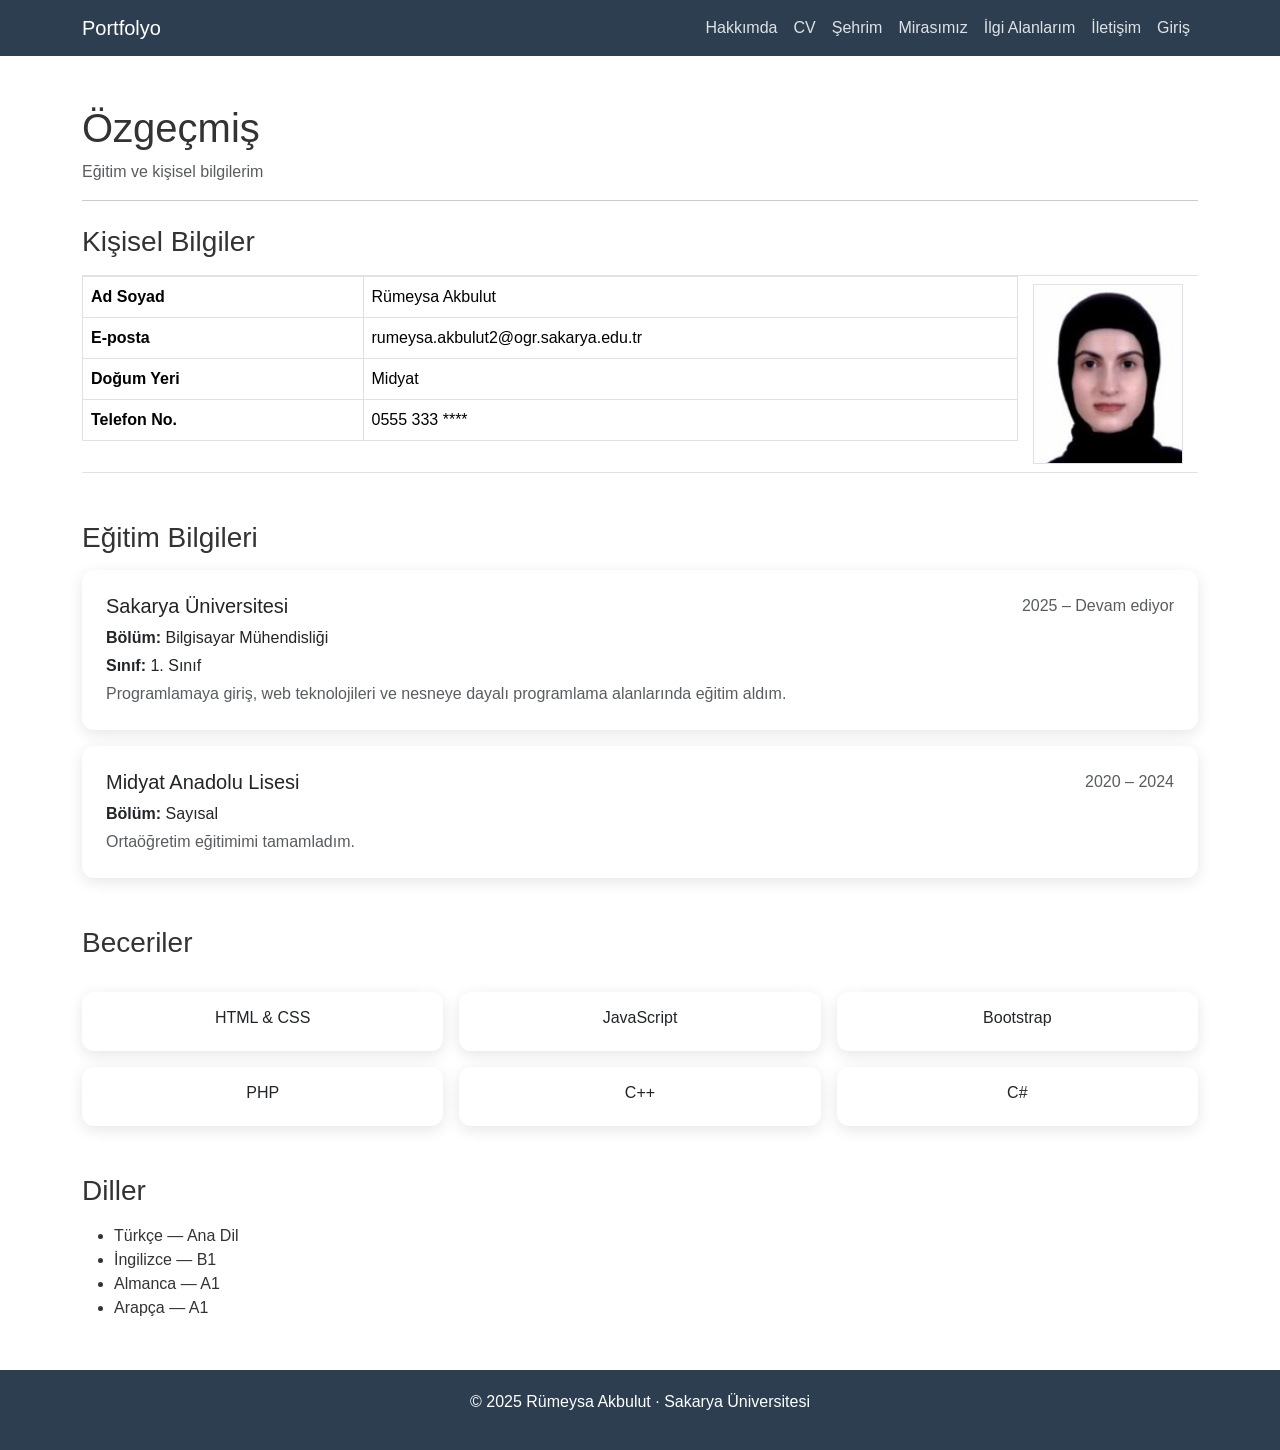
<file: cv.html>
<!DOCTYPE html>
<html lang="tr">
<head>
  <meta charset="UTF-8" />
  <meta name="viewport" content="width=device-width, initial-scale=1.0" />
  <title>Rümeysa Akbulut | Özgeçmiş</title>
  <link href="https://cdn.jsdelivr.net/npm/bootstrap@5.3.3/dist/css/bootstrap.min.css" rel="stylesheet" />
  <link rel="stylesheet" href="css/style.css" />
</head>
<body>


  <!-- NAVBAR -->
  <nav class="navbar navbar-expand-lg navbar-dark sticky-top">
    <div class="container">
      <a class="navbar-brand" href="index.html">Portfolyo</a>
      <button class="navbar-toggler" type="button" data-bs-toggle="collapse" data-bs-target="#navMenu">
        <span class="navbar-toggler-icon"></span>
      </button>
      <div class="collapse navbar-collapse" id="navMenu">
        <ul class="navbar-nav ms-auto">
          <li class="nav-item"><a class="nav-link" href="index.html">Hakkımda</a></li>
          <li class="nav-item"><a class="nav-link" href="cv.html">CV</a></li>
          <li class="nav-item"><a class="nav-link" href="sehrim.html">Şehrim</a></li>
          <li class="nav-item"><a class="nav-link" href="miras.html">Mirasımız</a></li>
          <li class="nav-item"><a class="nav-link" href="ilgi.html">İlgi Alanlarım</a></li>
          <li class="nav-item"><a class="nav-link" href="iletisim.html">İletişim</a></li>
          <li class="nav-item"><a class="nav-link" href="login.html">Giriş</a></li>
        </ul>
      </div>
    </div>
  </nav>


  <!-- ANA İÇERİK -->
  <main class="container mt-5 mb-5">

    <header class="mb-4">
      <h1>Özgeçmiş</h1>
      <p class="text-muted">Eğitim ve kişisel bilgilerim</p>
      <hr />
    </header>

    <!-- KİŞİSEL BİLGİLER -->
    <section class="mb-5">
      <h3>Kişisel Bilgiler</h3>
      <table class="table table-bordered mt-3">
        <tbody>
          <tr>
            <td style="border: none; padding: 0;">
              <table class="table table-bordered mb-0">
          <tr>
            <th style="width: 30%;">Ad Soyad</th>
            <td>Rümeysa Akbulut</td>
          </tr>
          <tr>
            <th>E-posta</th>
            <td>rumeysa.akbulut2@ogr.sakarya.edu.tr</td>
          </tr>
          <tr>
            <th>Doğum Yeri</th>
            <td>Midyat</td>
          </tr>
            <tr>
            <th style="width: 30%;">Telefon No.</th>
            <td>0555 333 ****</td>
          </tr>
              </table>
            </td>
            <td style="width: 180px; text-align: center; vertical-align: middle; border: none;">
              <img src="images/profil.jpeg"
                alt="Profil"
                style="width:150px; height:180px; object-fit:cover; border: 1px solid #dee2e6;"
                onerror="this.style.display='none'" /> 
            </td>
          </tr>
        </tbody>
      </table>
    </section>

    <!-- EĞİTİM -->
    <section class="mb-5">
      <h3>Eğitim Bilgileri</h3>

      <article class="card p-4 mb-3 mt-3">
        <div class="d-flex justify-content-between flex-wrap">
          <h5>Sakarya Üniversitesi</h5>
          <span class="text-muted">2025 – Devam ediyor</span>
        </div>
        <p class="mb-1"><strong>Bölüm:</strong> Bilgisayar Mühendisliği</p>
        <p class="mb-1"><strong>Sınıf:</strong> 1. Sınıf</p>
        <p class="mb-0 text-muted">Programlamaya giriş, web teknolojileri ve nesneye dayalı programlama alanlarında eğitim aldım.</p>
       
      </article>

      <article class="card p-4 mb-3">
        <div class="d-flex justify-content-between flex-wrap">
          <h5>Midyat Anadolu Lisesi</h5>
          <span class="text-muted">2020 – 2024</span>
        </div>
        <p class="mb-1"><strong>Bölüm:</strong> Sayısal</p>
        <p class="mb-0 text-muted">Ortaöğretim eğitimimi tamamladım.</p>
      </article>

    </section>

    <!-- BECERİLER -->
    <section class="mb-5">
      <h3>Beceriler</h3>
      <div class="row mt-3 g-3">
        <div class="col-md-4">
          <div class="card p-3 text-center">
            <h6>HTML & CSS</h6>
          </div>
        </div>
        <div class="col-md-4">
          <div class="card p-3 text-center">
            <h6>JavaScript</h6>
          </div>
        </div>
        <div class="col-md-4">
          <div class="card p-3 text-center">
            <h6>Bootstrap</h6>
          </div>
        </div>
        <div class="col-md-4">
          <div class="card p-3 text-center">
            <h6>PHP</h6>
          </div>
        </div>
        <div class="col-md-4">
          <div class="card p-3 text-center">
            <h6>C++</h6>
          </div>
        </div>
        <div class="col-md-4">
          <div class="card p-3 text-center">
            <h6>C#</h6>
          </div>
        </div>
      </div>
    </section>

    <!-- DILLER -->
    <section class="mb-5">
      <h3>Diller</h3>
      <ul class="mt-3">
        <li>Türkçe — Ana Dil</li>
        <li>İngilizce — B1</li>
        <li>Almanca — A1</li>
        <li>Arapça — A1</li>
      </ul>
    </section>

  </main>
       
  <!-- FOOTER -->
  <footer>
    <p>© 2025 Rümeysa Akbulut · Sakarya Üniversitesi</p>
  </footer>

  <script src="https://cdn.jsdelivr.net/npm/bootstrap@5.3.3/dist/js/bootstrap.bundle.min.js"></script>
</body>
</html>
</file>
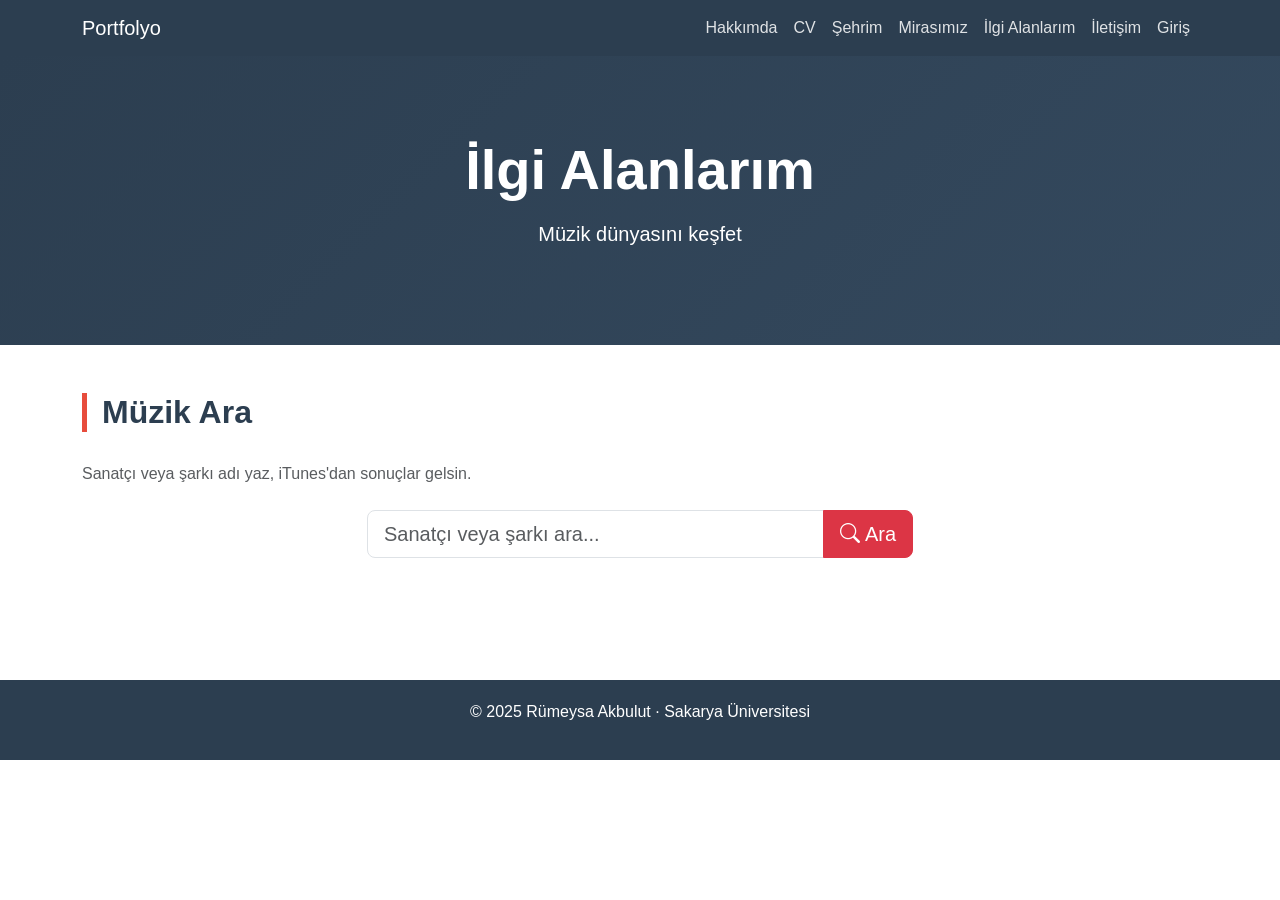
<file: ilgi.html>
<!DOCTYPE html>
<html lang="tr">
<head>
  <meta charset="UTF-8" />
  <meta name="viewport" content="width=device-width, initial-scale=1.0" />
  <title>İlgi Alanlarım - Müzik</title>
  <link href="https://cdn.jsdelivr.net/npm/bootstrap@5.3.3/dist/css/bootstrap.min.css" rel="stylesheet" />
  <link href="https://cdn.jsdelivr.net/npm/bootstrap-icons@1.11.3/font/bootstrap-icons.css" rel="stylesheet" />
  <link href="css/style.css" rel="stylesheet" />
</head>
<body>

  <!-- NAVBAR -->
  <nav class="navbar navbar-expand-lg navbar-dark sticky-top">
    <div class="container">
      <a class="navbar-brand" href="index.html">Portfolyo</a>
      <button class="navbar-toggler" type="button" data-bs-toggle="collapse" data-bs-target="#navMenu">
        <span class="navbar-toggler-icon"></span>
      </button>
      <div class="collapse navbar-collapse" id="navMenu">
        <ul class="navbar-nav ms-auto">
          <li class="nav-item"><a class="nav-link" href="index.html">Hakkımda</a></li>
          <li class="nav-item"><a class="nav-link" href="cv.html">CV</a></li>
          <li class="nav-item"><a class="nav-link" href="sehrim.html">Şehrim</a></li>
          <li class="nav-item"><a class="nav-link" href="miras.html">Mirasımız</a></li>
          <li class="nav-item"><a class="nav-link active" href="ilgi.html">İlgi Alanlarım</a></li>
          <li class="nav-item"><a class="nav-link" href="iletisim.html">İletişim</a></li>
          <li class="nav-item"><a class="nav-link" href="login.html">Giriş</a></li>
        </ul>
      </div>
    </div>
  </nav>

  <!-- HERO -->
  <section class="hero">
    <div class="container">
      <h1 class="display-4 fw-bold">İlgi Alanlarım</h1>
      <p class="lead mt-3">Müzik dünyasını keşfet</p>
    </div>
  </section>

  <!-- ARAMA -->
  <section class="py-5">
    <div class="container">
      <h2 class="baslik">Müzik Ara</h2>
      <p class="text-muted">Sanatçı veya şarkı adı yaz, iTunes'dan sonuçlar gelsin.</p>

      <div class="row justify-content-center mt-4">
        <div class="col-md-6">
          <div class="input-group">
            <input type="text"
                   id="aramaKutusu"
                   class="form-control form-control-lg"
                   placeholder="Sanatçı veya şarkı ara..." />
            <button class="btn btn-danger btn-lg" onclick="muzikAra()">
              <i class="bi bi-search"></i> Ara
            </button>
          </div>
        </div>
      </div>

      <!-- SONUÇLAR -->
      <div id="yukleniyor" class="text-center mt-4 d-none">
        <div class="spinner-border text-danger" role="status"></div>
        <p class="mt-2">Yükleniyor...</p>
      </div>

      <div id="sonuclar" class="row g-4 mt-4"></div>

    </div>
  </section>

  <!-- FOOTER -->
  <footer>
    <p>© 2025 Rümeysa Akbulut · Sakarya Üniversitesi</p>
  </footer>

  <script src="https://cdn.jsdelivr.net/npm/bootstrap@5.3.3/dist/js/bootstrap.bundle.min.js"></script>

  <script>
    function muzikAra() {
      const aranan = document.getElementById('aramaKutusu').value.trim();

      if (aranan === '') {
        alert('Lütfen bir şeyler yaz!');
        return;
      }

      // Yükleniyor gösterme
      document.getElementById('yukleniyor').classList.remove('d-none');
      document.getElementById('sonuclar').innerHTML = '';

      // iTunes API'ye istek at
      const url = `https://itunes.apple.com/search?term=${encodeURIComponent(aranan)}&media=music&limit=12&lang=tr_tr`;

      fetch(url)
        .then(response => response.json())
        .then(data => {
          document.getElementById('yukleniyor').classList.add('d-none');

          if (data.results.length === 0) {
            document.getElementById('sonuclar').innerHTML = '<p class="text-muted text-center">Sonuç bulunamadı.</p>';
            return;
          }

          let html = '';
          data.results.forEach(sarki => {
            html += `
              <div class="col-md-3 col-sm-6">
                <div class="card h-100 text-center p-3">
                  <img src="${sarki.artworkUrl100}"
                       alt="${sarki.trackName}"
                       class="rounded mx-auto d-block"
                       style="width:100px; height:100px;" />
                  <h6 class="mt-3 fw-bold">${sarki.trackName}</h6>
                  <p class="text-muted small">${sarki.artistName}</p>
                  <p class="text-muted small">${sarki.collectionName || ''}</p>
                  ${sarki.previewUrl ? `
                    <audio controls class="w-100 mt-2">
                      <source src="${sarki.previewUrl}" type="audio/mpeg" />
                    </audio>
                  ` : ''}
                </div>
              </div>
            `;
          });

          document.getElementById('sonuclar').innerHTML = html;
        })
        .catch(error => {
          document.getElementById('yukleniyor').classList.add('d-none');
          document.getElementById('sonuclar').innerHTML = '<p class="text-danger text-center">Bir hata oluştu, tekrar dene!</p>';
        });
    }

    // Enter tuşu ile de arama yapma
    document.getElementById('aramaKutusu').addEventListener('keypress', function(e) {
      if (e.key === 'Enter') muzikAra();
    });
  </script>

</body>
</html>
</file>
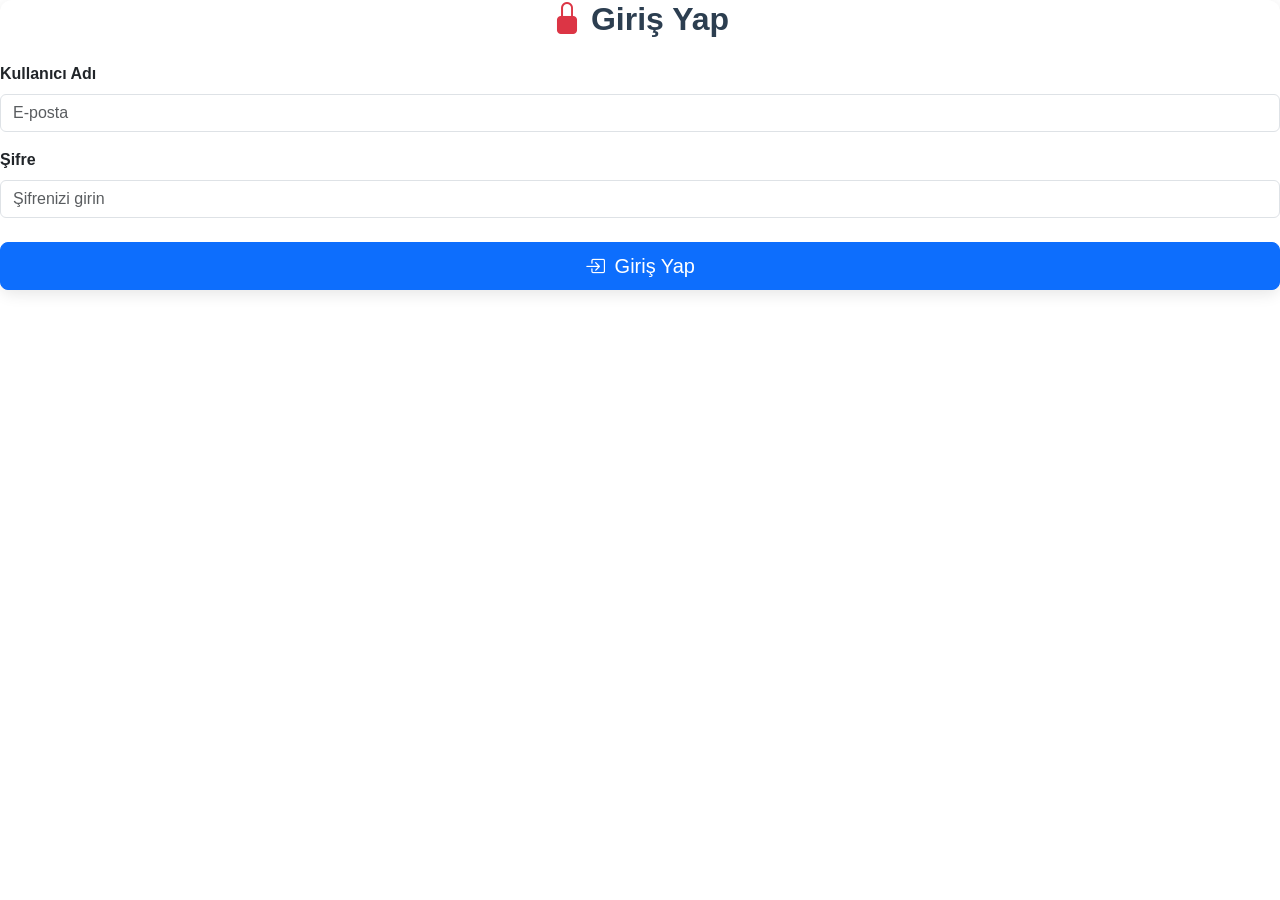
<file: login.html>
<!DOCTYPE html>
<html lang="tr">
<head>
  <meta charset="UTF-8" />
  <meta name="viewport" content="width=device-width, initial-scale=1.0" />
  <title>Giriş Yap</title>
  <link href="https://cdn.jsdelivr.net/npm/bootstrap@5.3.3/dist/css/bootstrap.min.css" rel="stylesheet" />
  <link href="https://cdn.jsdelivr.net/npm/bootstrap-icons@1.11.3/font/bootstrap-icons.css" rel="stylesheet" />
  <link href="css/style.css" rel="stylesheet" />
</head>
<body>

  <div class="login-wrapper">
    <div class="card login-card">

      <h2 class="text-center fw-bold mb-4" style="color:#2c3e50;">
        <i class="bi bi-lock-fill text-danger me-2"></i>Giriş Yap
      </h2>

      <div id="hata"></div>

      <form id="loginForm" action="php/login_kontrol.php" method="POST">

        <!-- KULLANICI ADI -->
        <div class="mb-3">
          <label class="form-label fw-bold">Kullanıcı Adı</label>
          <input type="text"
                 id="kullaniciAdi"
                 name="kullaniciAdi"
                 class="form-control"
                 placeholder="E-posta" />
        </div>

        <!-- ŞİFRE -->
        <div class="mb-4">
          <label class="form-label fw-bold">Şifre</label>
          <input type="password"
                 id="sifre"
                 name="sifre"
                 class="form-control"
                 placeholder="Şifrenizi girin" />
        </div>

        <!-- GİRİŞ BUTONU -->
        <button type="button" class="btn btn-primary w-100 btn-lg" onclick="loginKontrol()">
          <i class="bi bi-box-arrow-in-right me-1"></i> Giriş Yap
        </button>

      </form>

    </div>
  </div>

  <script src="https://cdn.jsdelivr.net/npm/bootstrap@5.3.3/dist/js/bootstrap.bundle.min.js"></script>

  <script>
    // URL'den hata parametresi var mı kontrol et
    window.onload = function() {
    const params = new URLSearchParams(window.location.search);
    if (params.get('hata') === 'yanlis') {
        document.getElementById('hata').innerHTML = '<div class="alert alert-danger">Kullanıcı adı veya şifre yanlış!</div>';
    }
    if (params.get('hata') === 'bos') {
        document.getElementById('hata').innerHTML = '<div class="alert alert-danger">Kullanıcı adı ve şifre boş bırakılamaz!</div>';
    }
    }

    function loginKontrol() {
    const kullanici = document.getElementById('kullaniciAdi').value.trim();
    const sifre = document.getElementById('sifre').value.trim();
    const hataDiv = document.getElementById('hata');

    if (kullanici === '' || sifre === '') {
        hataDiv.innerHTML = '<div class="alert alert-danger">Kullanıcı adı ve şifre boş bırakılamaz!</div>';
        return;
    }

    const emailRegex = /^[^\s@]+@[^\s@]+\.[^\s@]+$/;
    if (!emailRegex.test(kullanici)) {
        hataDiv.innerHTML = '<div class="alert alert-danger">Kullanıcı adı e-posta formatında olmalıdır!</div>';
    return;
    }

    document.getElementById('loginForm').submit();
    }
    document.addEventListener('keypress', function(e){
      if (e.key === 'Enter') {
        loginKontrol();
      }
    });
  </script>

</body>
</html>
</file>
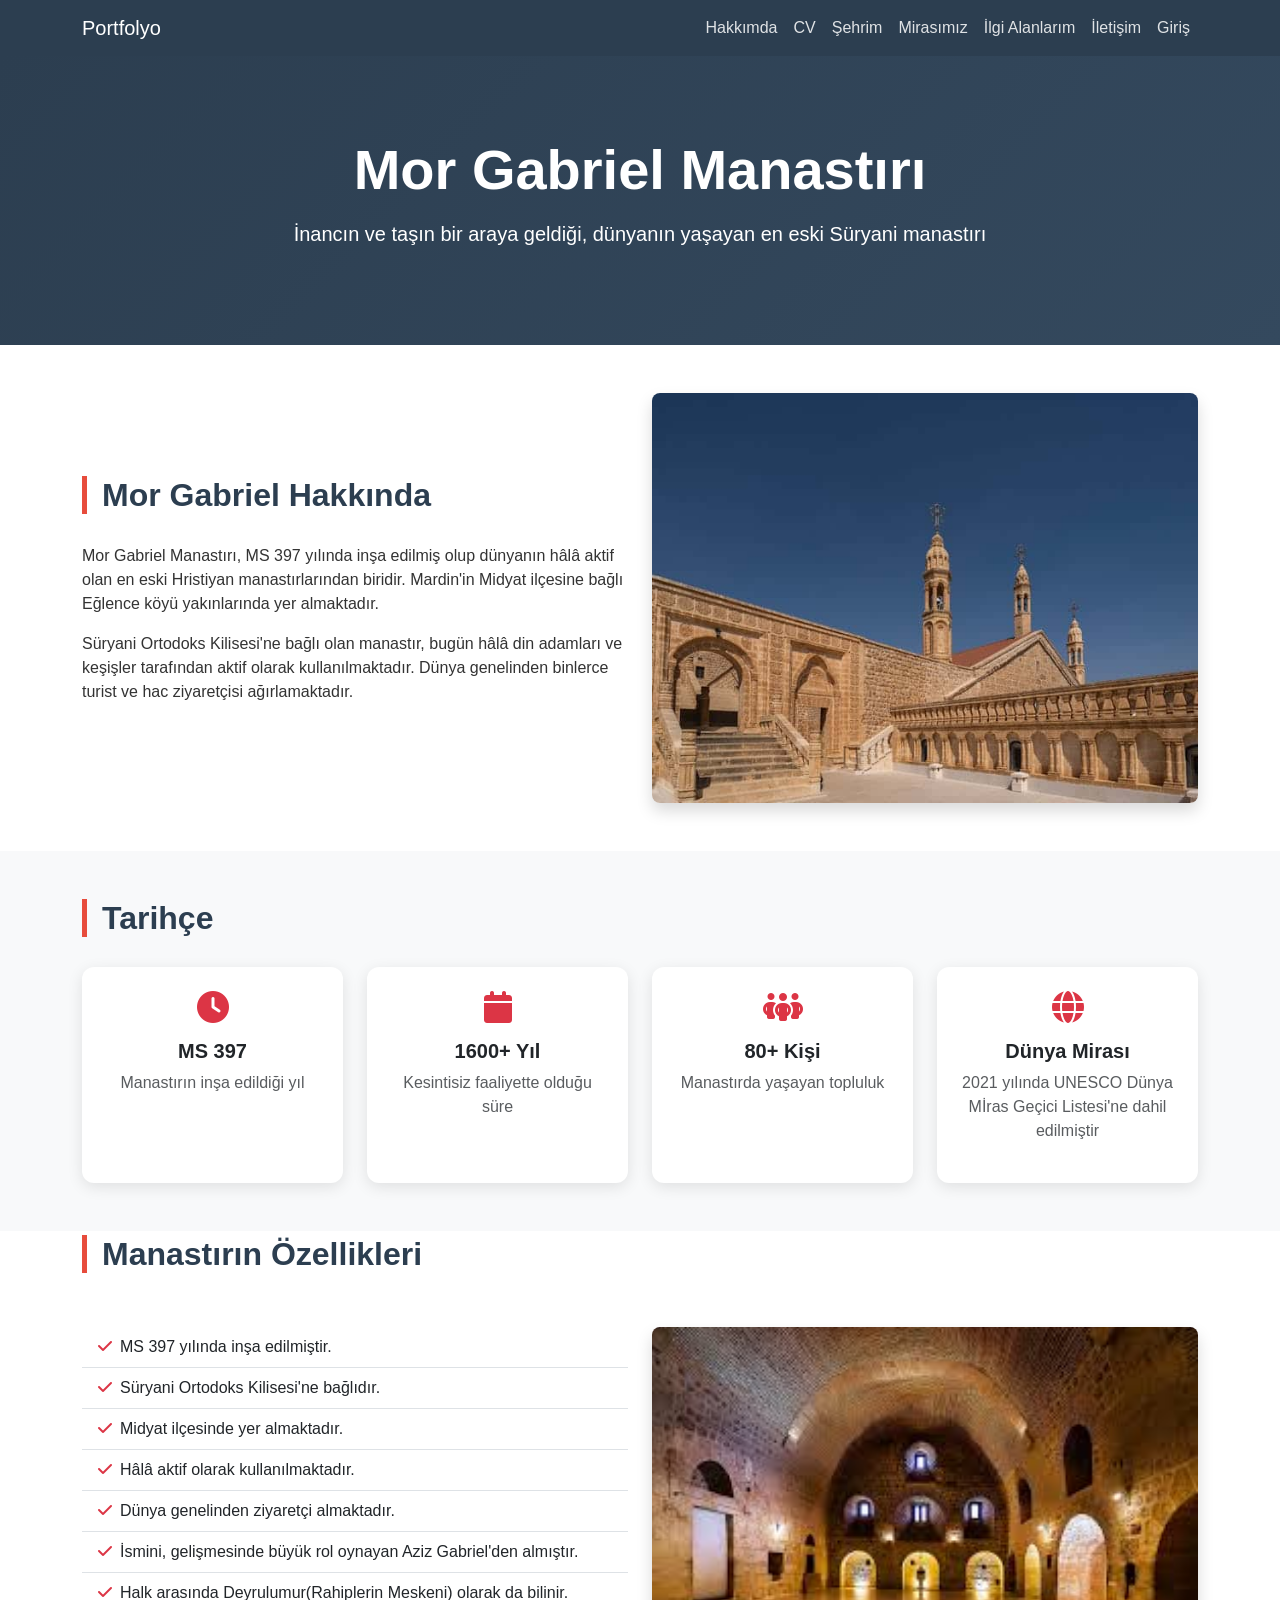
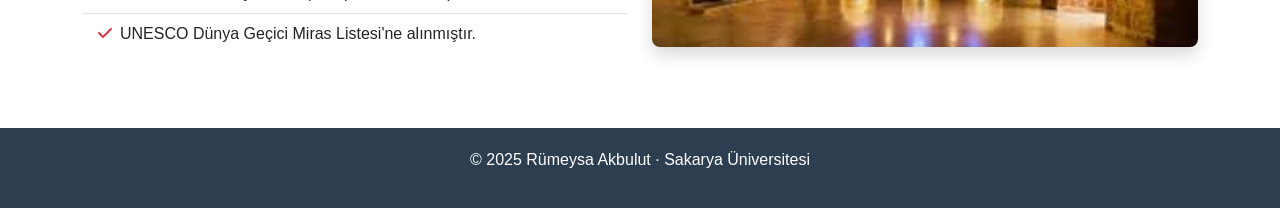
<file: miras.html>
<!DOCTYPE html>
<html lang="tr">
<head>
  <meta charset="UTF-8" />
  <meta name="viewport" content="width=device-width, initial-scale=1.0" />
  <title>Mirasımız - Mor Gabriel</title>
  <link href="https://cdn.jsdelivr.net/npm/bootstrap@5.3.3/dist/css/bootstrap.min.css" rel="stylesheet" />
  <link href="https://cdn.jsdelivr.net/npm/bootstrap-icons@1.11.3/font/bootstrap-icons.css" rel="stylesheet" />
  <link href="https://cdnjs.cloudflare.com/ajax/libs/font-awesome/6.5.0/css/all.min.css" rel="stylesheet" />
  <link href="css/style.css" rel="stylesheet" />
</head>
<body>

  <!-- NAVBAR -->
  <nav class="navbar navbar-expand-lg navbar-dark sticky-top">
    <div class="container">
      <a class="navbar-brand" href="index.html">Portfolyo</a>
      <button class="navbar-toggler" type="button" data-bs-toggle="collapse" data-bs-target="#navMenu">
        <span class="navbar-toggler-icon"></span>
      </button>
      <div class="collapse navbar-collapse" id="navMenu">
        <ul class="navbar-nav ms-auto">
          <li class="nav-item"><a class="nav-link" href="index.html">Hakkımda</a></li>
          <li class="nav-item"><a class="nav-link" href="cv.html">CV</a></li>
          <li class="nav-item"><a class="nav-link" href="sehrim.html">Şehrim</a></li>
          <li class="nav-item"><a class="nav-link active" href="miras.html">Mirasımız</a></li>
          <li class="nav-item"><a class="nav-link" href="ilgi.html">İlgi Alanlarım</a></li>
          <li class="nav-item"><a class="nav-link" href="iletisim.html">İletişim</a></li>
          <li class="nav-item"><a class="nav-link" href="login.html">Giriş</a></li>
        </ul>
      </div>
    </div>
  </nav>

  <!-- HERO -->
  <section class="hero">
    <div class="container">
      <h1 class="display-4 fw-bold">Mor Gabriel Manastırı</h1>
      <p class="lead mt-3">İnancın ve taşın bir araya geldiği, dünyanın yaşayan en eski Süryani manastırı </p>
    </div>
  </section>

  <!-- GENEL BİLGİ -->
  <section class="py-5">
    <div class="container">
      <div class="row align-items-center g-4">
        <div class="col-md-6">
          <h2 class="baslik">Mor Gabriel Hakkında</h2>
          <p>Mor Gabriel Manastırı, MS 397 yılında inşa edilmiş olup dünyanın hâlâ aktif olan en eski Hristiyan manastırlarından biridir. Mardin'in Midyat ilçesine bağlı Eğlence köyü yakınlarında yer almaktadır.</p>
          <p>Süryani Ortodoks Kilisesi'ne bağlı olan manastır, bugün hâlâ din adamları ve keşişler tarafından aktif olarak kullanılmaktadır. Dünya genelinden binlerce turist ve hac ziyaretçisi ağırlamaktadır.</p>
        </div>
        <div class="col-md-6">
          <img src="images/morgabriel.jpg"
               alt="Mor Gabriel Manastırı"
               class="img-fluid rounded-3 shadow"
               onerror="this.style.display='none'" />
        </div>
      </div>
    </div>
  </section>

  <!-- TARİHÇE -->
  <section class="py-5 bg-light">
    <div class="container">
      <h2 class="baslik">Tarihçe</h2>
      <div class="row g-4">

        <div class="col-md-3 text-center">
          <div class="card p-4 h-100">
            <i class="fa-solid fa-clock text-danger" style="font-size:2rem;"></i>
            <h5 class="mt-3 fw-bold">MS 397</h5>
            <p class="text-muted">Manastırın inşa edildiği yıl</p>
          </div>
        </div>

        <div class="col-md-3 text-center">
          <div class="card p-4 h-100">
            <i class="fa-solid fa-calendar text-danger" style="font-size:2rem;"></i>
            <h5 class="mt-3 fw-bold">1600+ Yıl</h5>
            <p class="text-muted">Kesintisiz faaliyette olduğu süre</p>
          </div>
        </div>

        <div class="col-md-3 text-center">
          <div class="card p-4 h-100">
            <i class="fa-solid fa-people-group text-danger" style="font-size:2rem;"></i>
            <h5 class="mt-3 fw-bold">80+ Kişi</h5>
            <p class="text-muted">Manastırda yaşayan topluluk</p>
          </div>
        </div>

        <div class="col-md-3 text-center">
          <div class="card p-4 h-100">
            <i class="fa-solid fa-globe text-danger" style="font-size:2rem;"></i>
            <h5 class="mt-3 fw-bold">Dünya Mirası</h5>
            <p class="text-muted">2021 yılında UNESCO Dünya Mİras Geçici Listesi'ne dahil edilmiştir</p>
          </div>
        </div>

      </div>
    </div>
  </section>

  <!-- ÖZELLİKLER -->
  <section class="pt-1 pb-4">
    <div class="container">
      <h2 class="baslik">Manastırın Özellikleri</h2>
      <div class="row g-4 mt-2">
        <div class="col-md-6">
          <ul class="list-group list-group-flush">
            <li class="list-group-item"><i class="fa-solid fa-check text-danger me-2"></i>MS 397 yılında inşa edilmiştir.</li>
            <li class="list-group-item"><i class="fa-solid fa-check text-danger me-2"></i>Süryani Ortodoks Kilisesi'ne bağlıdır.</li>
            <li class="list-group-item"><i class="fa-solid fa-check text-danger me-2"></i>Midyat ilçesinde yer almaktadır.</li>
            <li class="list-group-item"><i class="fa-solid fa-check text-danger me-2"></i>Hâlâ aktif olarak kullanılmaktadır.</li>
            <li class="list-group-item"><i class="fa-solid fa-check text-danger me-2"></i>Dünya genelinden ziyaretçi almaktadır.</li>
            <li class="list-group-item"><i class="fa-solid fa-check text-danger me-2"></i>İsmini, gelişmesinde büyük rol oynayan Aziz Gabriel'den almıştır.</li>
            <li class="list-group-item"><i class="fa-solid fa-check text-danger me-2"></i>Halk arasında Deyrulumur(Rahiplerin Meskeni) olarak da bilinir.</li>
            <li class="list-group-item"><i class="fa-solid fa-check text-danger me-2"></i>UNESCO Dünya Geçici Miras Listesi'ne alınmıştır.</li>
          </ul>
        </div>
        <div class="col-md-6">
          <img src="images/morgabriel2.jpg"
               alt="Mor Gabriel İçi"
               class="img-fluid rounded-3 shadow"
               style="width: 100%; height: 320px; object-fit:cover;"
               onerror="this.style.display='none'" />
        </div>
      </div>
    </div>
  </section>

  <!-- FOOTER -->
  <footer>
    <p>© 2025 Rümeysa Akbulut · Sakarya Üniversitesi</p>
  </footer>

  <script src="https://cdn.jsdelivr.net/npm/bootstrap@5.3.3/dist/js/bootstrap.bundle.min.js"></script>
</body>
</html>
</file>
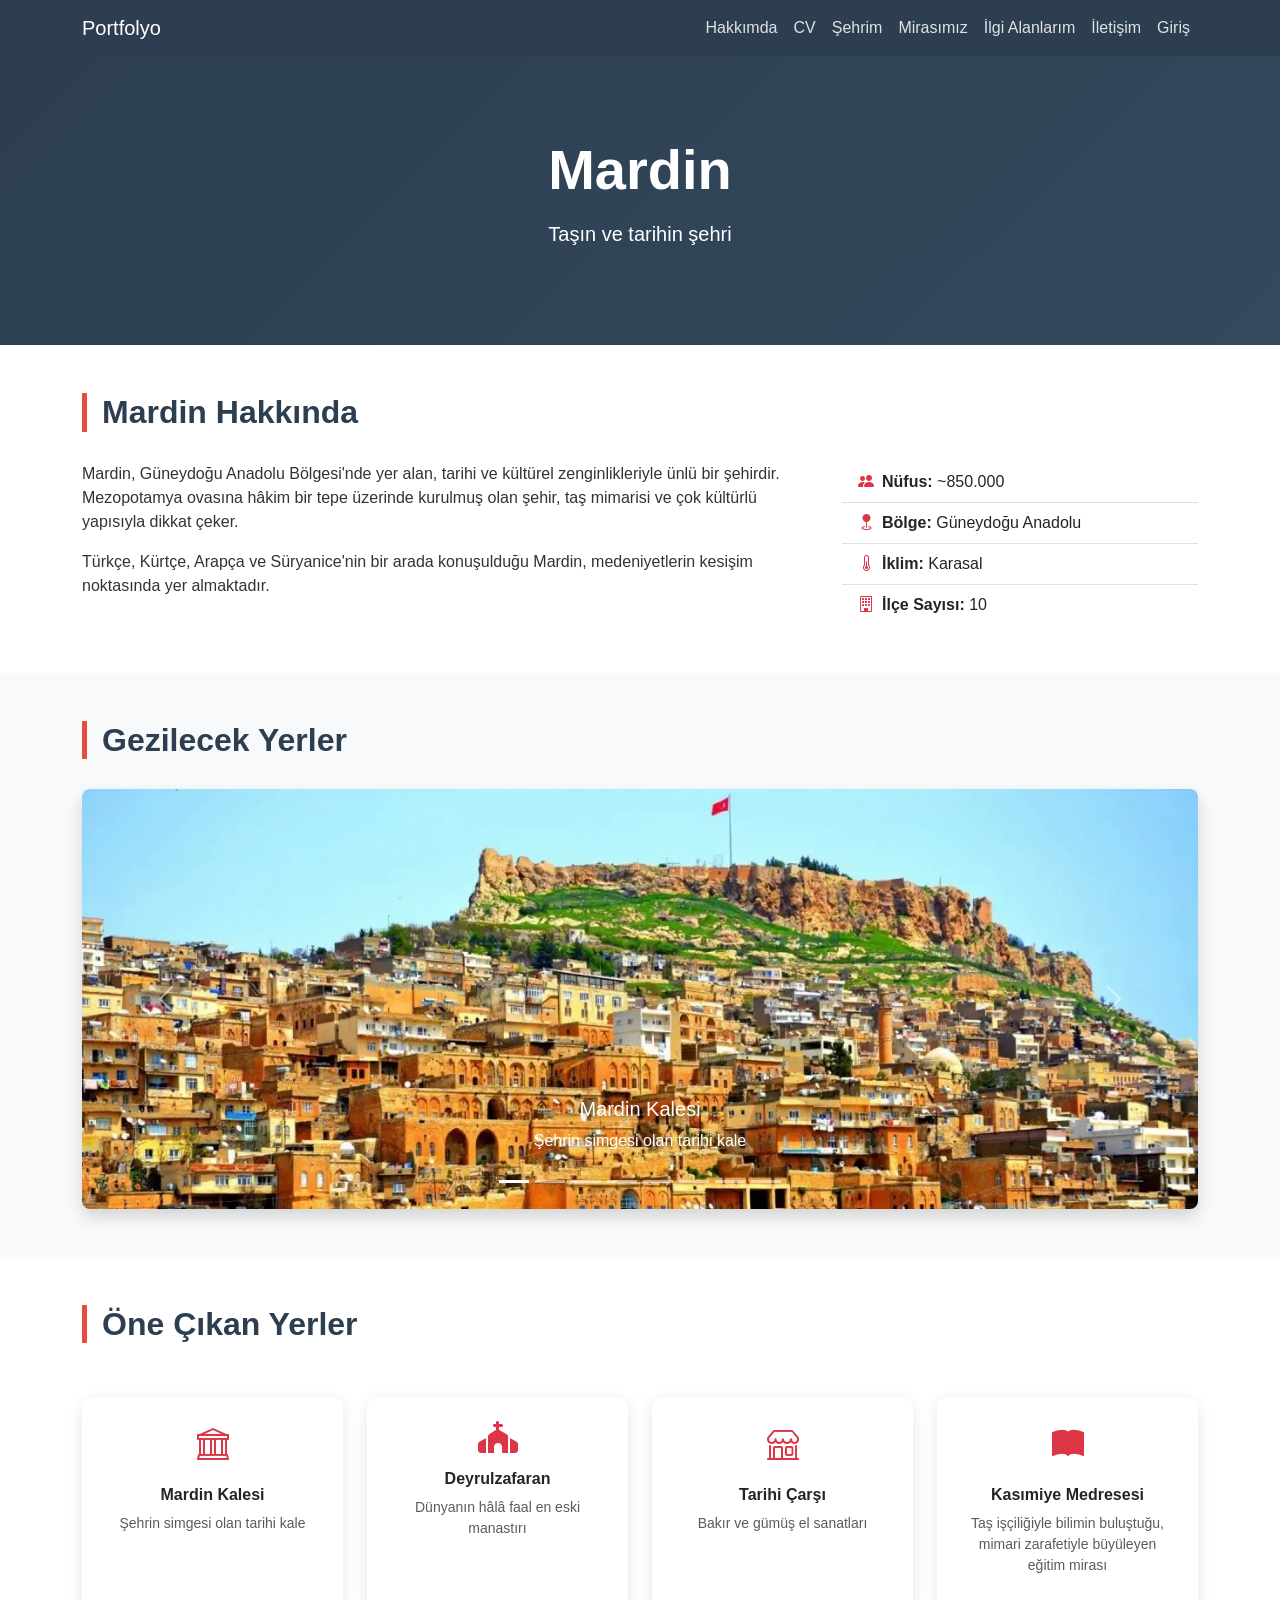
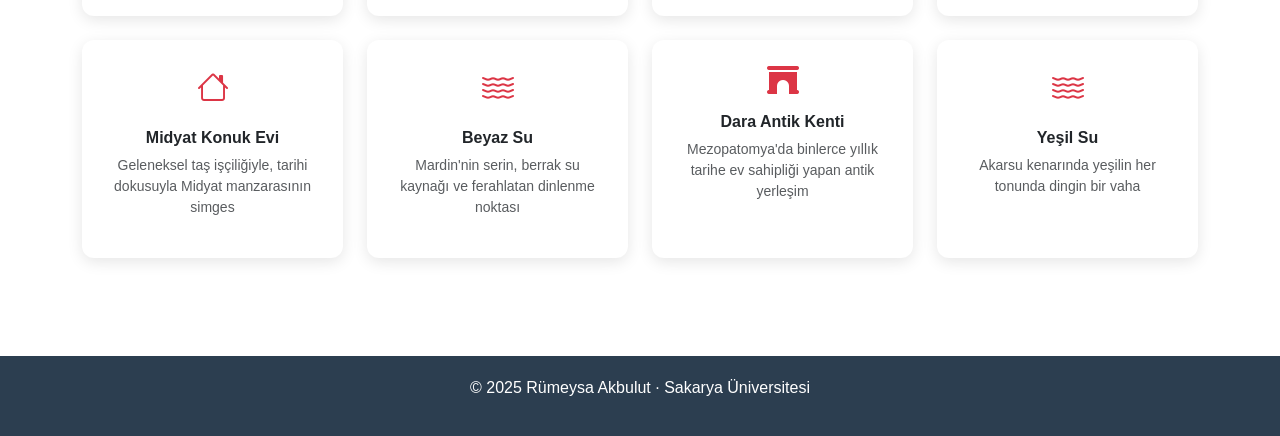
<file: sehrim.html>
<!DOCTYPE html>
<html lang="tr">
<head>
  <meta charset="UTF-8" />
  <meta name="viewport" content="width=device-width, initial-scale=1.0" />
  <title>Şehrim - Mardin</title>
  <link href="https://cdn.jsdelivr.net/npm/bootstrap@5.3.3/dist/css/bootstrap.min.css" rel="stylesheet" />
  <link href="https://cdn.jsdelivr.net/npm/bootstrap-icons@1.11.3/font/bootstrap-icons.css" rel="stylesheet" />
  <link href="https://cdnjs.cloudflare.com/ajax/libs/font-awesome/6.5.0/css/all.min.css" rel="stylesheet" />
  <link href="css/style.css" rel="stylesheet" />
</head>
<body>

  <!-- NAVBAR -->
  <nav class="navbar navbar-expand-lg navbar-dark sticky-top">
    <div class="container">
      <a class="navbar-brand" href="index.html">Portfolyo</a>
      <button class="navbar-toggler" type="button" data-bs-toggle="collapse" data-bs-target="#navMenu">
        <span class="navbar-toggler-icon"></span>
      </button>
      <div class="collapse navbar-collapse" id="navMenu">
        <ul class="navbar-nav ms-auto">
          <li class="nav-item"><a class="nav-link" href="index.html">Hakkımda</a></li>
          <li class="nav-item"><a class="nav-link" href="cv.html">CV</a></li>
          <li class="nav-item"><a class="nav-link active" href="sehrim.html">Şehrim</a></li>
          <li class="nav-item"><a class="nav-link" href="miras.html">Mirasımız</a></li>
          <li class="nav-item"><a class="nav-link" href="ilgi.html">İlgi Alanlarım</a></li>
          <li class="nav-item"><a class="nav-link" href="iletisim.html">İletişim</a></li>
          <li class="nav-item"><a class="nav-link" href="login.html">Giriş</a></li>
        </ul>
      </div>
    </div>
  </nav>

  <!-- HERO -->
  <section class="hero">
    <div class="container">
      <h1 class="display-4 fw-bold">Mardin</h1>
      <p class="lead mt-3">Taşın ve tarihin şehri</p>
    </div>
  </section>

  <!-- GENEL BİLGİLER -->
  <section class="py-5">
    <div class="container">
      <h2 class="baslik">Mardin Hakkında</h2>
      <div class="row g-4">
        <div class="col-md-8">
          <p>Mardin, Güneydoğu Anadolu Bölgesi'nde yer alan, tarihi ve kültürel zenginlikleriyle ünlü bir şehirdir. Mezopotamya ovasına hâkim bir tepe üzerinde kurulmuş olan şehir, taş mimarisi ve çok kültürlü yapısıyla dikkat çeker.</p>
          <p>Türkçe, Kürtçe, Arapça ve Süryanice'nin bir arada konuşulduğu Mardin, medeniyetlerin kesişim noktasında yer almaktadır.</p>
        </div>
        <div class="col-md-4">
          <ul class="list-group list-group-flush">
            <li class="list-group-item"><i class="bi bi-people-fill text-danger me-2"></i><strong>Nüfus:</strong> ~850.000</li>
            <li class="list-group-item"><i class="bi bi-geo-fill text-danger me-2"></i><strong>Bölge:</strong> Güneydoğu Anadolu</li>
            <li class="list-group-item"><i class="bi bi-thermometer-half text-danger me-2"></i><strong>İklim:</strong> Karasal</li>
            <li class="list-group-item"><i class="bi bi-building text-danger me-2"></i><strong>İlçe Sayısı:</strong> 10</li>
          </ul>
        </div>
      </div>
    </div>
  </section>

  <!-- SLIDER -->
  <section class="py-5 bg-light">
    <div class="container">
      <h2 class="baslik">Gezilecek Yerler</h2>

      <div id="mardinSlider" class="carousel slide mt-4" data-bs-ride="carousel">

        <!-- İNDİKATÖRLER -->
        <div class="carousel-indicators">
          <button type="button" data-bs-target="#mardinSlider" data-bs-slide-to="0" class="active"></button>
          <button type="button" data-bs-target="#mardinSlider" data-bs-slide-to="1"></button>
          <button type="button" data-bs-target="#mardinSlider" data-bs-slide-to="2"></button>
          <button type="button" data-bs-target="#mardinSlider" data-bs-slide-to="3"></button>
          <button type="button" data-bs-target="#mardinSlider" data-bs-slide-to="4"></button>
          <button type="button" data-bs-target="#mardinSlider" data-bs-slide-to="5"></button>
          <button type="button" data-bs-target="#mardinSlider" data-bs-slide-to="6"></button>
          <button type="button" data-bs-target="#mardinSlider" data-bs-slide-to="7"></button>
        </div>

        <!-- SLAYTLAR -->
        <div class="carousel-inner rounded-3 shadow">

          <div class="carousel-item active">
            <img src="images/mardinkalesi.jpg"
                 class="d-block w-100"
                 alt="Mardin Kalesi"
                 style="height:420px; object-fit:cover;"/>
            <div class="carousel-caption">
              <h5>Mardin Kalesi</h5>
              <p>Şehrin simgesi olan tarihi kale</p>
            </div>
          </div>

          <div class="carousel-item">
            <img src="images/deyrulzafran.jpg"
                 class="d-block w-100"
                 alt="Deyrulzafaran Manastırı"
                 style="height:420px; object-fit:cover;"/>
            <div class="carousel-caption">
              <h5>Deyrulzafaran Manastırı</h5>
              <p>MS 5. yüzyıldan kalma tarihi manastır</p>
            </div>
          </div>

          <div class="carousel-item">
            <img src="images/mardinçarşı.jpg"
                 class="d-block w-100"
                 alt="Mardin Çarşısı"
                 style="height:420px; object-fit:cover;"/>
            <div class="carousel-caption">
              <h5>Tarihi Çarşı</h5>
              <p>Geleneksel el sanatları ve bakır işlemeciliği</p>
            </div>
          </div>

          <div class="carousel-item">
            <img src="images/kasımiyemedresesi.jpg"
                 class="d-block w-100"
                 alt="Kasımiye Medresesi"
                 style="height:420px; object-fit:cover;"/>
            <div class="carousel-caption">
              <h5>Kasımiye Medresesi</h5>
              <p>Taş işçiliğiyle bilimin buluştuğu, mimari zarafetiyle büyüleyen eğitim mirası</p>
            </div>
          </div>

          <div class="carousel-item">
            <img src="images/midyatkonukevi.jpg"
                 class="d-block w-100"
                 alt="Midyat Konuk Evi"
                 style="height:420px; object-fit:cover;"/>
            <div class="carousel-caption">
              <h5>Midyat Konuk Evi</h5>
              <p>Geleneksel taş işçiliğiyle, tarihi dokusuyla Midyat manzarasının simgesi</p>
            </div>
          </div>

          <div class="carousel-item">
            <img src="images/beyazsu.jpg"
                 class="d-block w-100"
                 alt="Beyaz Su"
                 style="height:420px; object-fit:cover;"/>
            <div class="carousel-caption">
              <h5>Beyaz Su</h5>
              <p>Mardin'nin serin, berrak su kaynağı ve ferahlatan dinlenme noktası</p>
            </div>
          </div>

          <div class="carousel-item">
            <img src="images/daraantikkenti.jpg"
                 class="d-block w-100"
                 alt="Dara Antik Kenti"
                 style="height:420px; object-fit:cover;"/>
            <div class="carousel-caption">
              <h5>Dara Antik Kenti</h5>
              <p>Mezopatomya'da binlerce yıllık tarihe ev sahipliği yapan antik yerleşim</p>
            </div>
          </div>

          <div class="carousel-item">
            <img src="images/yeşilsu.jpg"
                 class="d-block w-100"
                 alt="Yeşil Su"
                 style="height:420px; object-fit:cover;" />
            <div class="carousel-caption">
              <h5>Yeşil Su</h5>
              <p>Akarsu kenarında yeşilin her tonunda dingin bir vaha</p>
            </div>
          </div>

        </div>

        <!-- OKLAR -->
        <button class="carousel-control-prev" type="button" data-bs-target="#mardinSlider" data-bs-slide="prev">
          <span class="carousel-control-prev-icon"></span>
        </button>
        <button class="carousel-control-next" type="button" data-bs-target="#mardinSlider" data-bs-slide="next">
          <span class="carousel-control-next-icon"></span>
        </button>

      </div>
    </div>
  </section>

  <!-- GEZİLECEK YERLER KARTLARI -->
  <section class="py-5">
    <div class="container">
      <h2 class="baslik">Öne Çıkan Yerler</h2>
      <div class="row g-4 mt-2">

        <div class="col-md-3">
          <div class="card text-center p-4 h-100">
            <i class="bi bi-bank text-danger" style="font-size:2rem;"></i>
            <h6 class="mt-3 fw-bold">Mardin Kalesi</h6>
            <p class="text-muted small">Şehrin simgesi olan tarihi kale</p>
          </div>
        </div>

        <div class="col-md-3">
          <div class="card text-center p-4 h-100">
            <i class="fa-solid fa-church text-danger" style="font-size:2rem;"></i>
            <h6 class="mt-3 fw-bold">Deyrulzafaran</h6>
            <p class="text-muted small">Dünyanın hâlâ faal en eski manastırı</p>
          </div>
        </div>

        <div class="col-md-3">
          <div class="card text-center p-4 h-100">
            <i class="bi bi-shop text-danger" style="font-size:2rem;"></i>
            <h6 class="mt-3 fw-bold">Tarihi Çarşı</h6>
            <p class="text-muted small">Bakır ve gümüş el sanatları</p>
          </div>
        </div>

        <div class="col-md-3">
          <div class="card text-center p-4 h-100">
            <i class="bi bi-book-fill text-danger" style="font-size:2rem;"></i>
            <h6 class="mt-3 fw-bold">Kasımiye Medresesi</h6>
            <p class="text-muted small">Taş işçiliğiyle bilimin buluştuğu, mimari zarafetiyle büyüleyen eğitim mirası</p>
          </div>
        </div>

           <div class="col-md-3">
          <div class="card text-center p-4 h-100">
            <i class="bi bi-house text-danger" style="font-size:2rem;"></i>
            <h6 class="mt-3 fw-bold">Midyat Konuk Evi</h6>
            <p class="text-muted small">Geleneksel taş işçiliğiyle, tarihi dokusuyla Midyat manzarasının simges</p>
          </div>
        </div>

           <div class="col-md-3">
          <div class="card text-center p-4 h-100">
            <i class="bi bi-water text-danger" style="font-size:2rem;"></i>
            <h6 class="mt-3 fw-bold">Beyaz Su</h6>
            <p class="text-muted small">Mardin'nin serin, berrak su kaynağı ve ferahlatan dinlenme noktası</p>
          </div>
        </div>

           <div class="col-md-3">
          <div class="card text-center p-4 h-100">
            <i class="fa-solid fa-archway text-danger" style="font-size:2rem;"></i>
            <h6 class="mt-3 fw-bold">Dara Antik Kenti</h6>
            <p class="text-muted small">Mezopatomya'da binlerce yıllık tarihe ev sahipliği yapan antik yerleşim</p>
          </div>
        </div>

           <div class="col-md-3">
          <div class="card text-center p-4 h-100">
            <i class="bi bi-water text-danger" style="font-size:2rem;"></i>
            <h6 class="mt-3 fw-bold">Yeşil Su</h6>
            <p class="text-muted small">Akarsu kenarında yeşilin her tonunda dingin bir vaha</p>
          </div>
        </div>

      </div>
    </div>
  </section>

  <!-- FOOTER -->
  <footer>
    <p>© 2025 Rümeysa Akbulut · Sakarya Üniversitesi</p>
  </footer>

  <script src="https://cdn.jsdelivr.net/npm/bootstrap@5.3.3/dist/js/bootstrap.bundle.min.js"></script>
</body>
</html>
</file>
<file: css/style.css>
:root {
  --primary: #2c3e50;
  --accent: #e74c3c;
}

* {
  margin: 0;
  padding: 0;
  box-sizing: border-box;
}

body {
  font-family: 'Segoe UI', sans-serif;
  color: #333;
}

/* NAVBAR */
.navbar {
  background-color: var(--primary) !important;
}

.nav-link {
  color: rgba(255,255,255,0.85) !important;
}

.nav-link:hover {
  color: #e74c3c !important;
}

/* HERO */
.hero {
  background: linear-gradient(135deg, #2c3e50, #34495e);
  color: white;
  padding: 80px 0;
  text-align: center;
}

/* KARTLAR */
.card {
  border: none;
  border-radius: 12px;
  box-shadow: 0 4px 15px rgba(0,0,0,0.1);
}

/* FOOTER */
footer {
  background-color: #2c3e50;
  color: white;
  text-align: center;
  padding: 20px;
  margin-top: 50px;
}

/* BÖLÜM BAŞLIĞI */
.baslik {
  font-size: 2rem;
  font-weight: 700;
  color: #2c3e50;
  margin-bottom: 30px;
  border-left: 5px solid #e74c3c;
  padding-left: 15px;
}
</file>
